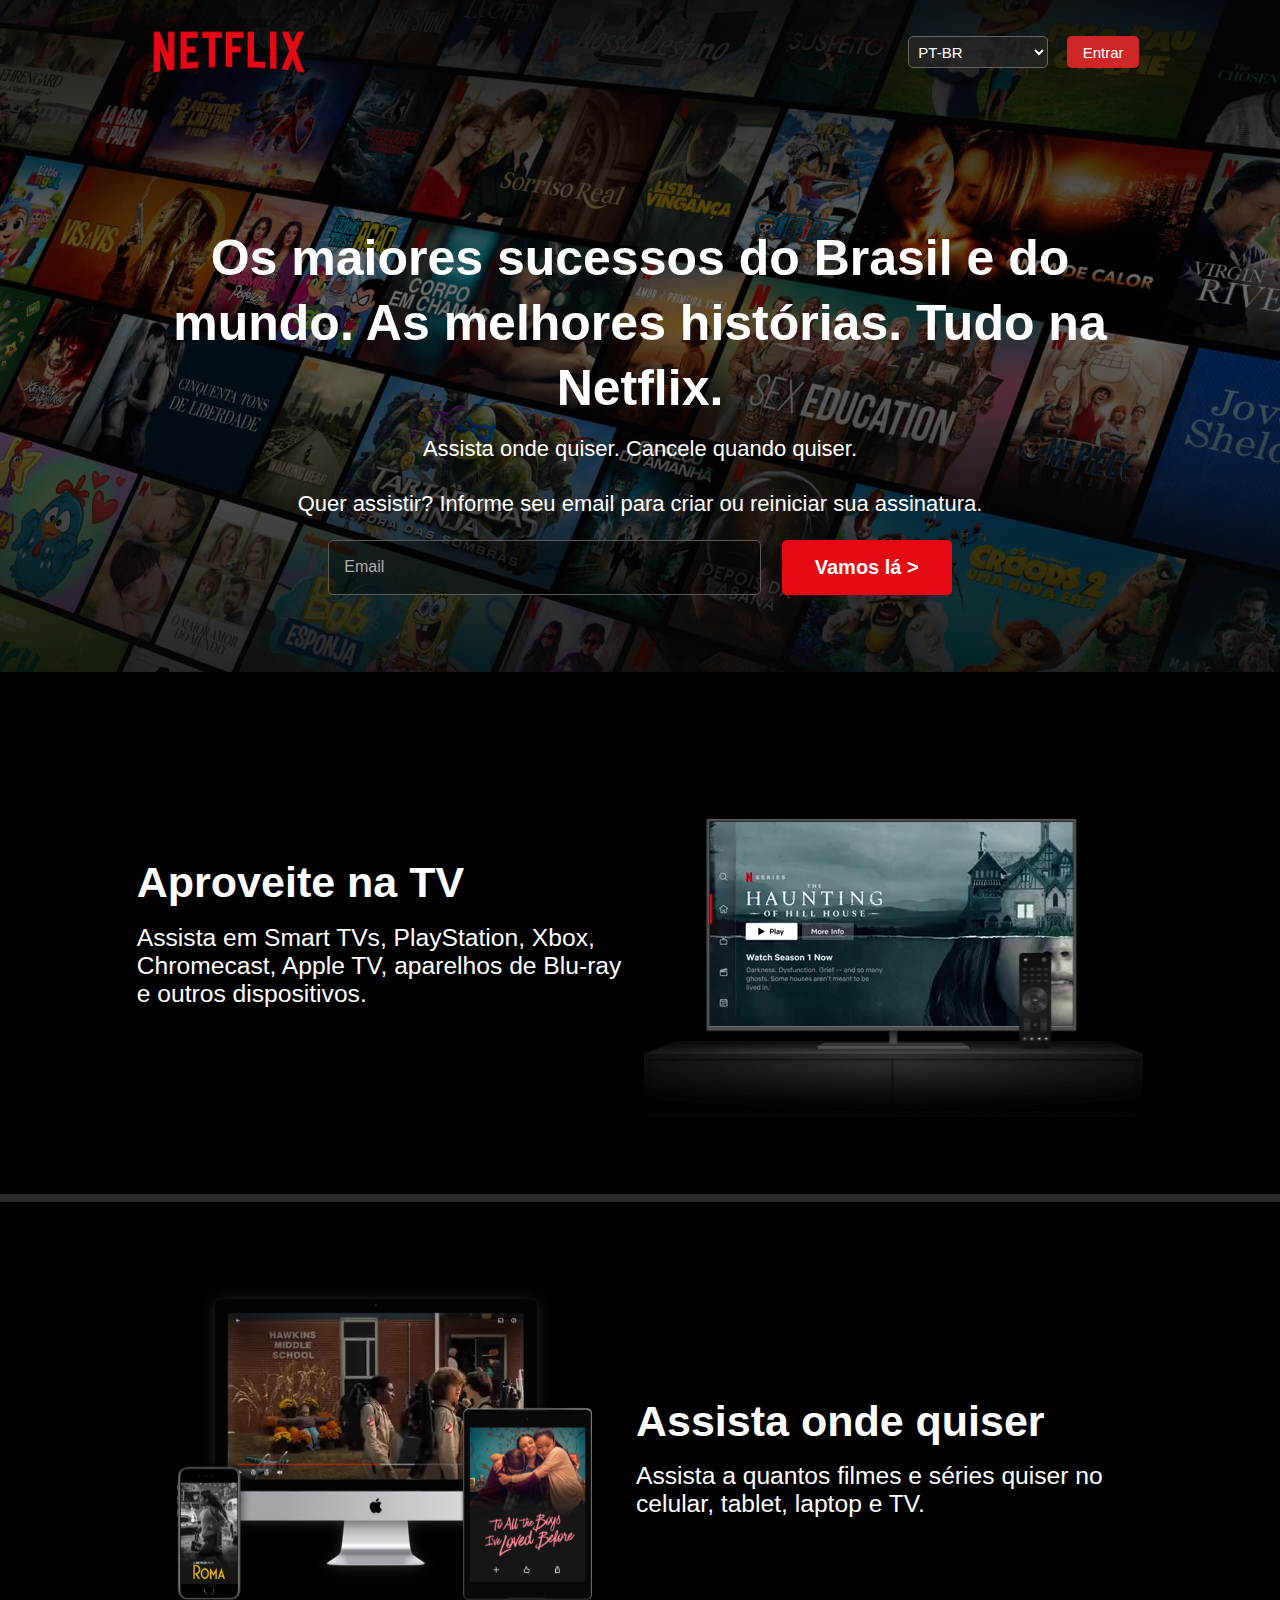
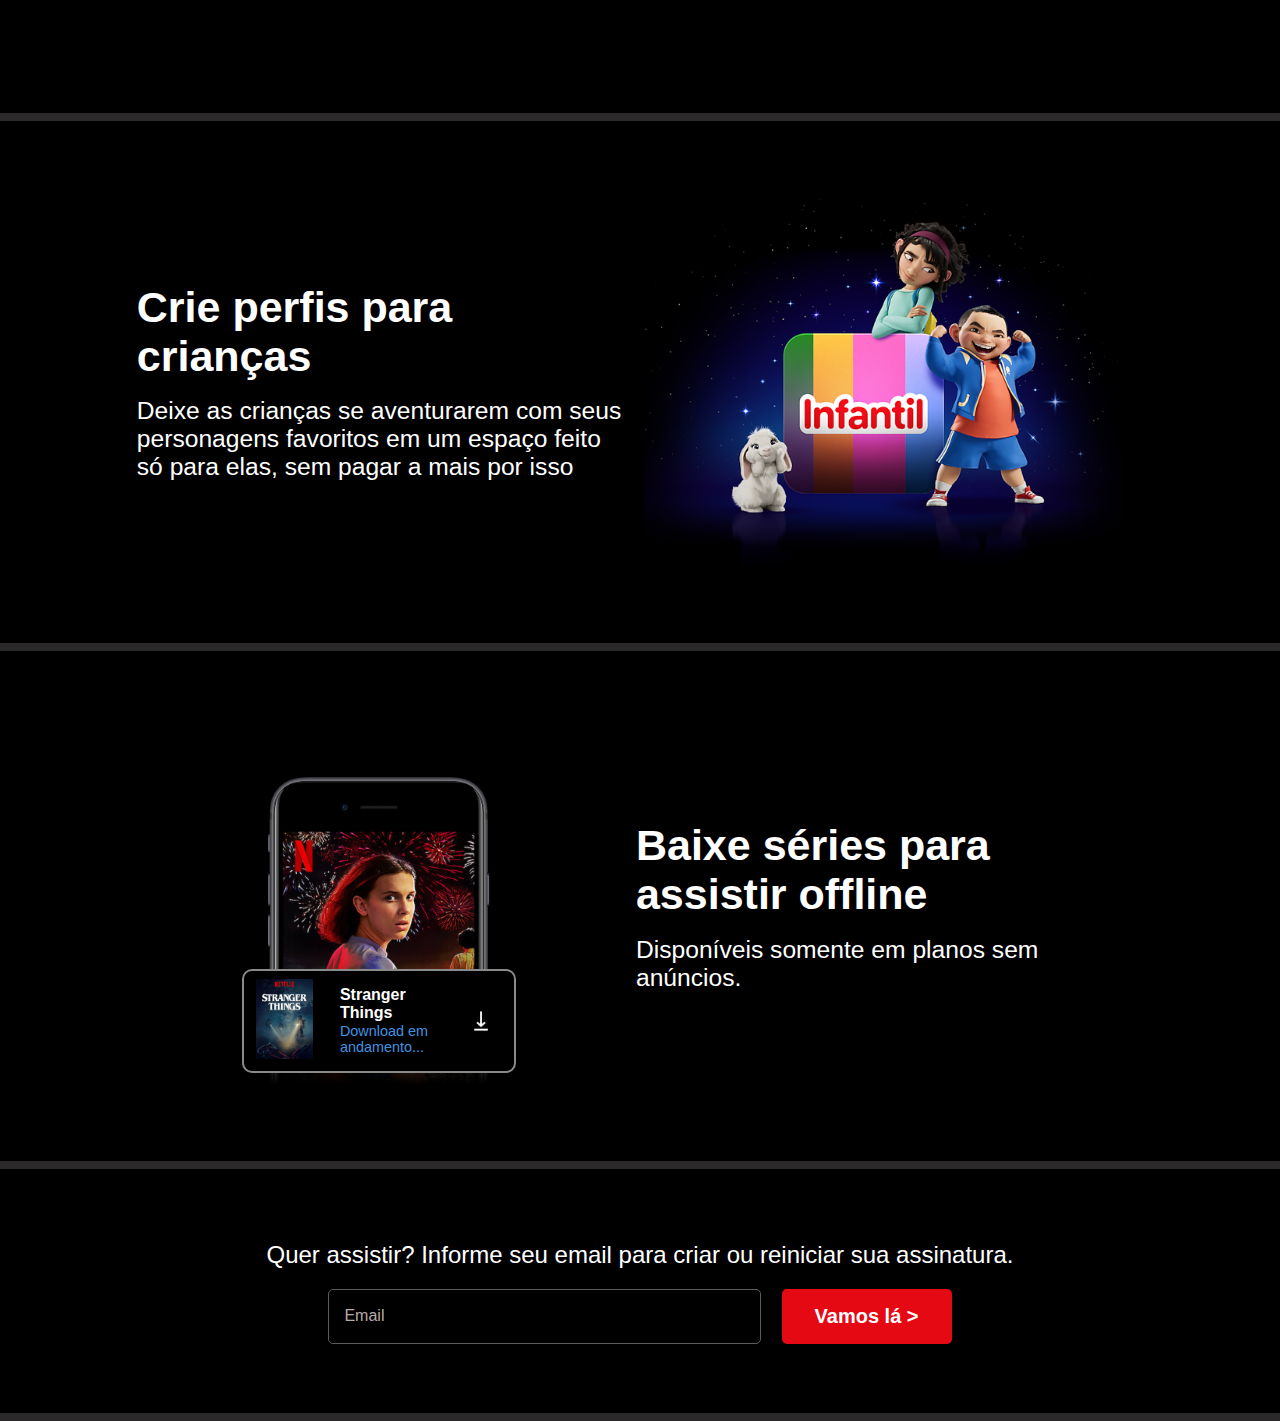
<file: index.html>
<!DOCTYPE html>
<html lang="pt-br">
<head>
    <meta charset="UTF-8">
    <meta name="viewport" content="width=device-width, initial-scale=1.0">
    <title>Netflix</title>
    <link rel="stylesheet" href="style.css">
    <link rel="stylesheet" href="mediaquery.css">
</head>
<body>
    <header>
        <div class="flex-header">
            <img src="img/logo-netflix.png" alt="">
            <div class="login">
                <select name="" id="select">
                    <option value="PT-BR">PT-BR</option>
                    <option value="EN">EN</option>
                </select>
                <a href="tela-login/login.html"><button class="btn-entrar">Entrar</button></a>
            </div>
        </div>
    </header>
    <section class="pagina-de-acesso">
        <div class="login-container">
            <h1>Os maiores sucessos do Brasil e do mundo. As melhores histórias. Tudo na Netflix.</h1>
            <p>Assista onde quiser. Cancele quando quiser.</p>
            <p class="p-email">Quer assistir? Informe seu email para criar ou reiniciar sua assinatura.</p>

            <form action="" class="form">
                <input type="email" name="" id="input-email" placeholder="Email">
                <button>Vamos lá ></button>
            </form>
        </div>
        
    </section>

    <section class="informativos">
        <div class="info-container">
            <div class="paragrafo-container">
                <h2>Aproveite na TV</h2>
                <p>Assista em Smart TVs, PlayStation, Xbox, Chromecast, Apple TV, aparelhos de Blu-ray e outros dispositivos.</p>
            </div>
            <div class="slide-container">
                <div class="foto-video">
                    <img src="img/tv.png" class="fundo-slide">
                    <div class="video">
                        <video autoplay loop>
                            <source src="img/video-netflix.m4v" type="">
                        </video>
                    </div>
                </div>
               
            </div>
        </div>
    </section>

    <!-- Na criação de seções flexiveis, é extremamente 
        importante o isolamento dos blocos dentro de
        outros blocos, sempre que possivel, já que facilita
        a manipulação posterior, caso haja, por exemplo
        a necessidade de sobreposição de itens -->

    <section class="informativos">
        <div class="info-container flex-reverse">
           <div class="paragrafo-container">
                <h2>Assista onde quiser</h2>
                <p>Assista a quantos filmes e séries quiser no celular, tablet, laptop e TV.</p>
            </div>
            
                <div class="slide-container">
                    <div class="foto-video">
                        <img src="img/monitor.png" class="fundo-slide">
                        <div class="video video-strangers">
                            <video loop autoplay>
                                <source src="img/video-strangers.m4v" type="">
                            </video>
                        </div>
                    </div>
                </div>
                    
                
        </div>
    </section>

    <section class="informativos">
        <div class="info-container">
            <div class="paragrafo-container info-criancas">
                <h2>Crie perfis para crianças</h2>
                <p>Deixe as crianças se aventurarem com seus personagens favoritos em um espaço feito só para elas, sem pagar a mais por isso</p>
            </div>
            <div class="slide-container">
                <img src="img/infantil.png" class="fundo-slide">
            </div>
        </div>
    </section>

    <section class="informativos">
        <div class="info-container flex-reverse">
            <div class="paragrafo-container info-criancas">
                <h2>Baixe séries para assistir offline</h2>
                <p>Disponíveis somente em planos sem anúncios.</p>
            </div>
            <div class="slide-container">
                <div class="foto-video">
                   <img src="img/celular-strangers.jpg" class="fundo-slide cel-strange"> 
                   <div class="container-bloco-cel">
                        <div class="capa-strangers">
                            <img src="img/capa-strangers.png" alt="">
                        </div>
                        <div class="paragrafo">
                            <h2>Stranger Things</h2>
                            <p>Download em andamento...</p>
                        </div>
                        <div class="download">
                            <img src="img/download.gif" alt="">
                        </div>
                   </div>
                </div>
            </div>
        </div>
    </section>

    <footer class="informativos">
        <div class="info-container formEnd-container">
            <p>Quer assistir? Informe seu email para criar ou reiniciar sua assinatura.</p>
            <form action="" class="form">
                <input type="email" name="" id="input-email" placeholder="Email">
                <button>Vamos lá ></button>
            </form>
        </div>
    </footer>
</body>
</html>
</file>
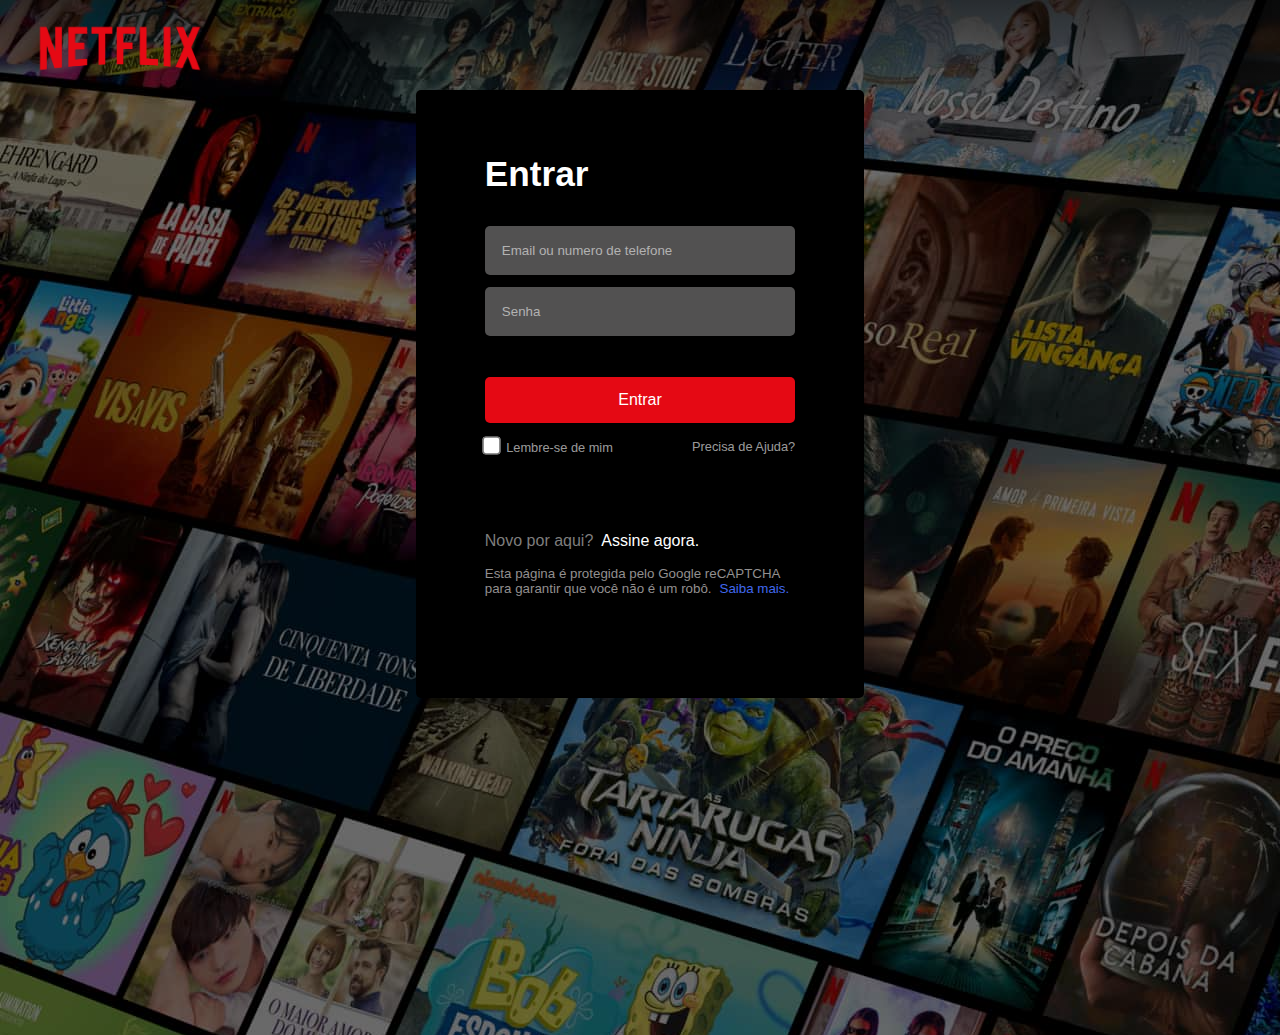
<file: tela-login/login.html>
<!DOCTYPE html>
<html lang="pt-br">
<head>
    <meta charset="UTF-8">
    <meta name="viewport" content="width=device-width, initial-scale=1.0">
    <title>Netflix</title>
    <link rel="stylesheet" href="login.css">
</head>
<body>
    <header class="header">
        <nav class="nav">
            <img src="../img/logo-netflix.png" alt="">
        </nav>
    </header>
    <div class="fundo"></div>
    <main>
        <section class="login-container">
            <form action="" class="form">
                <h1>Entrar</h1>
                <div class="input-container">
                    <input type="text" name="" class="input" placeholder="Email ou numero de telefone">
                    <input type="text" name="" class="input" placeholder="Senha">

                    <a href="../index.html" class="link">
                        <button class="button">Entrar</button>
                    </a>
                    
                    <div class="label">
                        <div>
                            <input type="checkbox" name="checkbox" id="checkbox" class="checkbox">
                            <label for="checkbox">Lembre-se de mim</label>
                        </div>
                        <a href="#">Precisa de Ajuda?</a>
                    </div>
                </div>
            </form>

            <div class="sign">
                <div>
                   <p>Novo por aqui?<a href="#">Assine agora.</a></p>
                </div>
                <div class="captcha">
                    <p>Esta página é protegida pelo Google reCAPTCHA para garantir que você não é um robô.<a href="#">Saiba mais.</a></p>
                </div>
            </div>
        </section>
    </main>   
</body>
</html>
</file>
<file: style.css>
*{
    margin: 0;
    padding: 0;
    box-sizing: border-box;
    font-family: Arial, Helvetica, sans-serif;
    z-index: 1;
}

.pagina-de-acesso{
    height: 42em;
    background-image: url(img/fundo.jpg);
    background-repeat: no-repeat;
    background-position: center;
    background-size: cover;
}

.pagina-de-acesso::before{
    content: '';
    position: absolute;
    height: 50em;
    width: 100%;
    background: linear-gradient(180deg, rgba(5,5,5,1) -6%, rgba(0,0,0,0.4206057422969187) 35%, rgba(6,6,6,0.835171568627451) 85%);
}

header{
    position: absolute;
    width: 100%;
    height: 65px;
    display: flex;
    align-items: flex-end;
    justify-content: center;
    z-index: 2;
}

.flex-header{
    display: flex;
    justify-content: space-between;
    width: 90%;
}

.flex-header > img{
    width: 112px;
    margin-left: -7px;
}

.login{
    display: flex;
    align-items: center;
    justify-content: end;
    gap: 3%;
    width: 160px;
}

button{
    cursor: pointer;
}

select,.btn-entrar{
    width: 72px;
    height: 32px;
    font-size: 15px;
    border-radius: 5px;
    border: none;
    color: white;
}

select{
    padding-left: 5px;
    background-color: #292626b4;
    border: 1px solid #696666;
}

.btn-entrar{
    background-color: #cf2626;
}

.login-container{
    position: relative;
    height: 68vh;
    width: 87vw;
    margin: auto;
    padding-top: 33%;
    color: rgb(255, 255, 255);
}

.login-container > h1{
    text-align: center;
    font-size: 30px;
    font-weight: 700;
    line-height: 130%;
    margin-bottom: -10px;
}

.login-container p{
    text-align: center;
    font-size: 18px;
    margin-top: 25px;
}

.p-email{
    margin: auto;
    width: 260px;
    line-height: 150%;
}

.form{
    height: 115px;
    display: flex;
    flex-direction: column;
    justify-content: space-between;
    align-items: center;
    margin-top: 35px;
}

#input-email{
    width: 290px;
    height: 48px;
    background-color: #00000067;
    border: 1px solid #5f5b5b;
    padding-left: 15px;
    border-radius: 5px;
}

#input-email::placeholder{
    color: rgb(185, 169, 169);
    font-size: 16px;
}

.form button{
    background-color: #E50914;
    width: 135px;
    height: 50px;
    font-size: 20px;
    font-weight: bold;
    border-radius: 5px;
    border: none;
    color: white;
}

.informativos{
    position: relative;
    width: 100%;
    padding: 4.5rem 0; 
    display: flex;
    justify-content: center;
    align-items: center;
    background-color: black;
    border-bottom: 8px solid #2b2929;
}

.info-container{
    height: auto;
    width: 89%;
    display: flex;
    flex-direction: column;
    align-items: center;
}

.paragrafo-container{
    color: white;
    text-align: center;  
}

.paragrafo-container h2{
    font-size: xx-large;
    padding-bottom: 15px;
}

.paragrafo-container p{
    margin-top: 0.10rem;
    font-size: 1.20rem;
}

.slide-container{
    width: 101%;
    overflow: hidden;

}

.fundo-slide{
    width:100%;
}

.video{
    position: absolute;
    top: 45%;
    left: 17%;
    max-height: 9.7rem;
    max-width: 17rem;
    overflow: hidden;
    z-index: -1;
}


.video-strangers{
    top: 40%;
    left: 20%;
    max-width: 57%;
    max-height: 23%;
}

.info-criancas{
    display: flex;
    flex-direction: column;
    align-items: center;
}

.info-criancas h2{
    width: 80%;
}

.info-criancas p{
    font-size: 17px;
    width: 95%;
}

.container-bloco-cel{
    position: absolute;
    top: 70%;
    left: 16%;
    display: flex;
    justify-content: center;
    align-items: center;
    padding: 0.2rem 0.50rem;
    width: 70%;
    margin: auto;
    border: 2px solid #898a8a;
    background-color: black;
    border-radius: 15px;
}

.capa-strangers{
    margin: 0 0.4rem 0 0.4rem;
}

.capa-strangers img{
    height: 3.5rem;
}

.paragrafo{
    width: 60%;
    padding-left: 0.3rem;
    color: white;
}

.paragrafo h2{
    font-size: 1rem;
    width: 100%;
}

.paragrafo p{
    padding-top: 0.1rem;
    font-size: 0.9rem;
    width: 75%;
    color: rgb(64, 147, 224);
}

.download{
    height: 100%;
    background-repeat: no-repeat;
    overflow: hidden;
    display: flex;
    justify-content: center;
    padding:12px 0;
}

.download img{
    height: 3rem;
    max-width: 100%;
}

.formEnd-container{
    color: white;
    height: 50%;
}

.formEnd-container p{
    text-align: center;
    width: 90%;
    font-size: x-large;
}
</file>
<file: mediaquery.css>
@media screen and (min-width: 1024px){
    header{
        top: 3%;
    }

    .flex-header{
        width: 78%;
    }

    .flex-header > img{
        width: 190px;
    }

    .login{
        gap: 7%;
        width: 270px;
    }

    select{
        width: 140px;
    }

    .pagina-de-acesso{
        display: flex;
    }

    .login-container{
        height: 220px;
        width: 80vw;
        margin: auto;
        padding-top: 0;
    }

    .login-container > h1{
        font-size: 50px;
    }

    .login-container p{
        font-size: 22px;
    }

    .p-email{
        width: 100%;
    }

    .form{
        height: 52px;
        flex-direction: row;
        justify-content: center;
        gap: 2%;
        align-items: flex-start;
        width: 100%;
        margin-top: 20px;
    }

    #input-email{
        width: 433px;
        height: 55px;
    }

    .form button{
        width: 170px;
        height: 55px;
    }

    .informativos{
        padding: 4.5rem 0; 
    }

    .info-container{
        margin: auto;
        flex-direction: row;
        width: calc(83% - 3.5rem);
        /*Nem sempre há a necessidade de uso de display flex
          por exemplo em casos onde há apenas um item no
          container, o margin auto já resolve a centralização*/
    }

    .flex-reverse{
        flex-direction: row-reverse;
    }

    .flex-reverse .foto-video{
        padding-right: 1rem;
    }

    .paragrafo-container{
       width: 100%;
       padding-right: 1rem;
       text-align: left;
    }

    .paragrafo-container h2{
        font-size: 43px;
        font-weight: 800;
    }
    
    .paragrafo-container p{
        margin-top: 0.10rem;
        font-size: 1.54rem;
        text-align: left;
    }

    .slide-container{
        position: relative;
        width: 100%;
    }

    .fundo-slide{
        width: 100%;
    }
    
    .video{
        overflow: hidden; /*Overflow hidden no container é essencial*/
        top: 19%;
        left: 13.2%;
        width: 24rem;
        height: 14rem;
        max-width: none;
        max-height: none; /*Muito importante o uso de max-height 
        quando se quer travar o tamanho na tela*/
        z-index: -1;
    }

    .video-strangers{
        top: 10%;
        left: 18%;
        height: 50%;
        max-width: 60%;
        max-height: 50%;
        background-color: #898a8a;
    }

    .info-criancas{
        display: flex;
        flex-direction: column;
        align-items: center;
    }
    
    .info-criancas h2{
        text-align: left;
        width: 100%;
    }
    
    .info-criancas p{
        width: 100%;
    }

    .container-bloco-cel{
        position: absolute;
        top: 67%;
        left: 21%;
        display: flex;
        justify-content: center;
        align-items: center;
        padding:0.5rem 0.75rem;
        width: 55%;
        max-width: 85%;
        margin: auto;
        border: 2px solid #898a8a;
        background-color: black;
        border-radius: 10px;
    }

    .capa-strangers{
        margin: 0 1rem 0 0;
    }
    
    .capa-strangers img{
        height: 5rem;
    }

    .paragrafo{
        width: 60%;
        padding-left: 0.7rem;
        color: white;
    }

    .paragrafo h2{
        font-size: 1rem;
        width: 100%;
    }

    .paragrafo p{
        padding-top: 0.1rem;
        font-size: 0.9rem;
        width: 75%;
        color: rgb(64, 147, 224);
    }

    .download{
        height: 100%;
        background-repeat: no-repeat;
        overflow: hidden;
        display: flex;
        justify-content: center;
        padding:12px 0;
    }

    .download img{
        height: 3rem;
        max-width: 100%;
    }

    .formEnd-container{
        display: flex;
        flex-direction: column;
        color: white;
        height: 50%;
    }
}
</file>
<file: tela-login/login.css>
@charset "utf-8";
*{
    margin: 0;
    padding: 0;
    box-sizing: border-box;
    font-family: Arial, Helvetica, sans-serif;
    z-index: 1;
}

body{
    background-color:black;
}

.nav{
    position: relative;
    width: 100%;
    padding-top: 2.5%;
    padding-left: 1%;
}

.nav img{
    width: 24%;
}

.login-container{
    margin-top: 5px;
    height: 81vh;
    width: 100%;
    padding: 0.7rem 1.2rem;
    border-bottom: 1px solid #858383;
}

h1{
    font-size: 2rem;
    font-weight: 600;
    color: white;
}

.input-container,.sign{
    display: flex;
    flex-direction: column;
    margin-top: 2rem;
}

.input{
    margin-bottom: 0.75rem;
    padding: 5.5%;
    border: none;
    border-radius: 5px;
    background-color: #525151;
}

.input::placeholder{
    color: #ffffff91;
    font-weight: lighter;
}

.link > .button{
    margin-top: 1.8rem;
    border: none;
    border-radius: 5px;
    padding: 4.5%;
    color: white;
    font-size: 1rem;
    background-color: #E50914;
    margin-bottom: 1rem;
    width: 100%;
}

.checkbox{
    transform: scale(1.4);
}

.label{
    display: flex;
    justify-content: space-between;
    width: 100%;
    color: #ffffff9d;
    font-size: 0.80rem;
}

label{
    padding-left: 0.3rem;
}

a{
    text-decoration: none;
    color: #ffffff9d;
}

a:hover{
    text-decoration: underline;
}

.sign{
    margin-top: 1.3rem;
    padding: 0.33rem 0;
    height: 37%;
    color: #7e7d7d;
}

.sign a{
    padding-left: 0.5rem;
    color: white;
}

.captcha{
    margin-top: 1rem;
    font-size: smaller;
    color: #928f8f;
}

.captcha a{
    color: #4068ee;
}

.loading{
    position: absolute;
    background-color: black;
    height: 100%;
    width: 100%;
    z-index: 2;
    display: none
}

@media screen and (min-width: 1200px) {

    .nav{
        max-width: none;
    }

    .header{
        max-width: none;
        position: absolute;
    }

    .nav{
        padding-top: 0.5%;
        padding-left: 1.5%;
        position: static;
        background-image: linear-gradient(180deg,rgba(0,0,0,.5) 0,transparent);
    }
    
    .nav img{
        width: 16%;
    }

    .fundo{
        position: absolute;
        z-index: -1;
        height: 115%;
        width: 100%;
        opacity: 55%;
        background-image: url(../img/fundo.jpg);
    }
    
    .login-container{
        background-color: black;
        height: 38rem;
        width: 28rem;
        padding: 4rem 4.3rem;
        margin:auto ;
        border: none;
        border-radius: 5px;
    }

    main{
        padding-top: 90px;
    }
    
    .login-container h1{
        font-size: 2.2rem;
    }

    .sign{
        margin-top: 4.5rem;
    }
}

@media screen and (min-width: 1800px) {
    .fundo{
        background-attachment: fixed;
        background-size: cover;
        width: 100vw;
        height: 100vh;
    }
}
</file>
